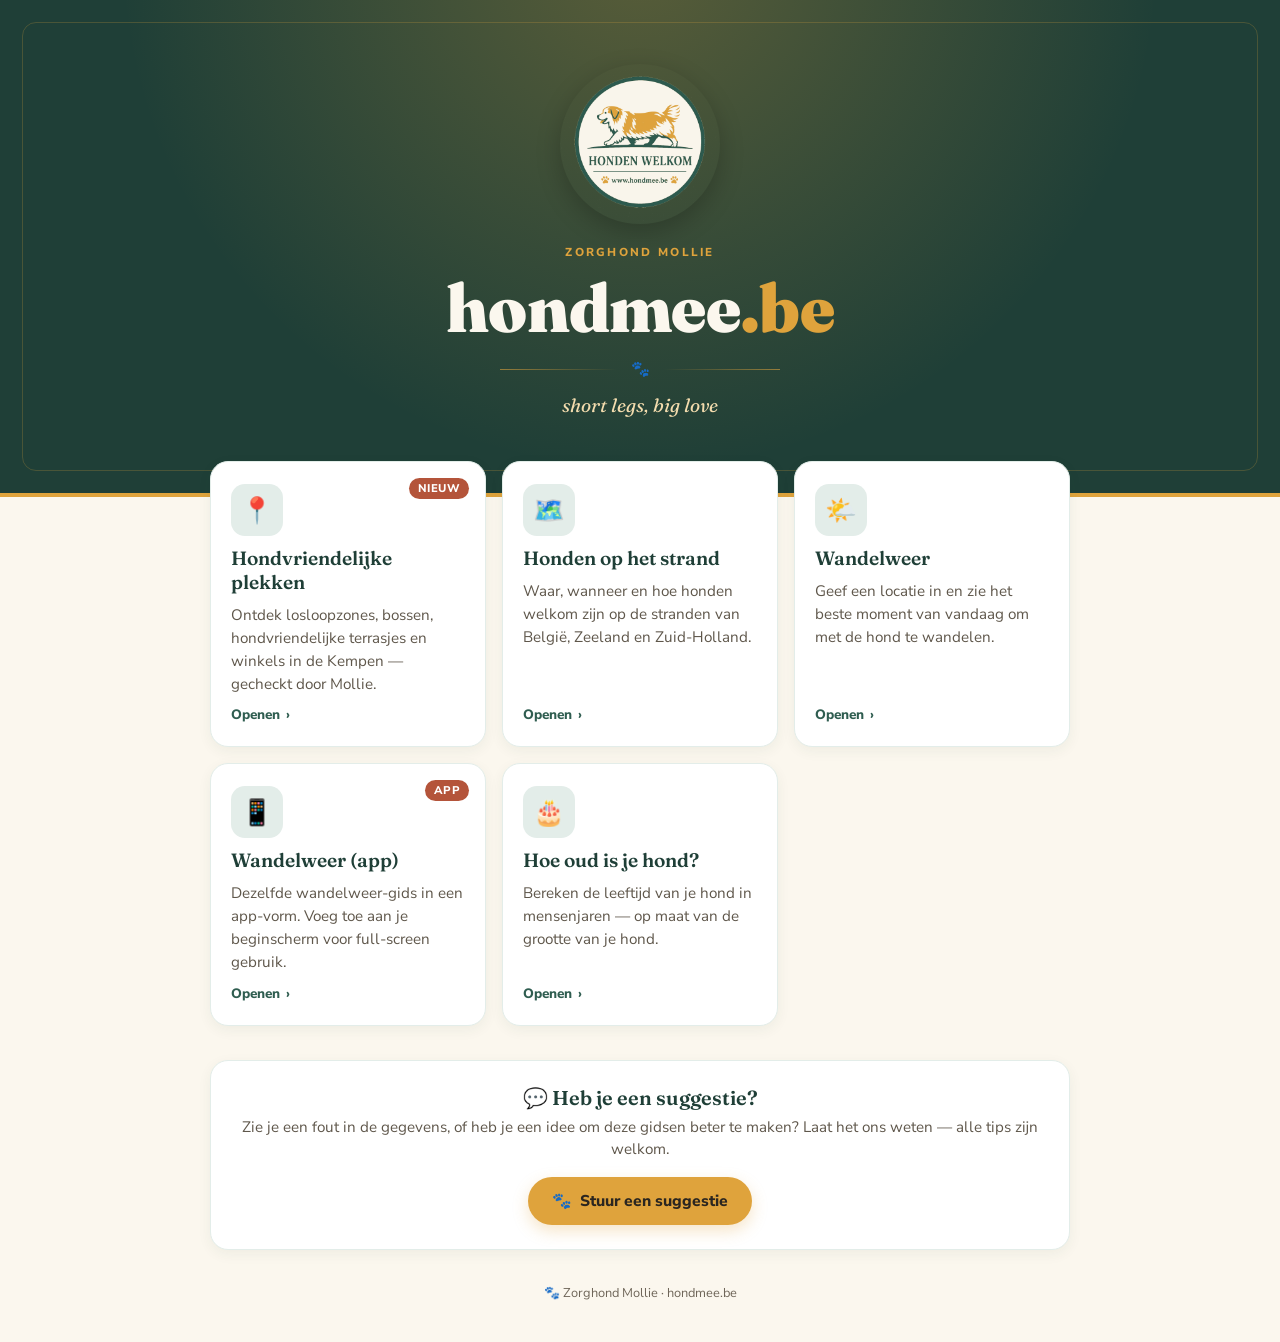
<file: index.html>
<!DOCTYPE html>
<html lang="nl">
<head>
<meta charset="UTF-8">
<meta name="viewport" content="width=device-width, initial-scale=1.0">
<title>Zorghond Mollie — Gidsen &amp; tools</title>
<meta name="description" content="Praktische gidsen en tools voor hondenbaasjes: hondvriendelijke plekken in de Kempen, honden op het strand, het beste wandelweer van vandaag en de leeftijd van je hond in mensenjaren.">
<meta name="theme-color" content="#1F3F37">

<!-- Deelvoorbeeld op WhatsApp, Facebook, X ... -->
<meta property="og:type" content="website">
<meta property="og:site_name" content="hondmee.be">
<meta property="og:locale" content="nl_BE">
<meta property="og:url" content="https://hondmee.be/">
<meta property="og:title" content="Zorghond Mollie — Gidsen &amp; tools">
<meta property="og:description" content="Praktische gidsen en tools voor hondenbaasjes: hondvriendelijke plekken, stranden, wandelweer en de leeftijd van je hond.">
<meta property="og:image" content="https://hondmee.be/logo-hondmee.png">
<meta property="og:image:alt" content="Logo van hondmee.be: honden welkom">
<meta name="twitter:card" content="summary">

<link rel="icon" href="/favicon.svg" type="image/svg+xml">
<link rel="icon" href="/favicon.ico" sizes="any">
<link rel="apple-touch-icon" href="/favicon-180.png">
<link rel="preconnect" href="https://fonts.googleapis.com">
<link rel="preconnect" href="https://fonts.gstatic.com" crossorigin>
<link href="https://fonts.googleapis.com/css2?family=Fraunces:opsz,wght@9..144,400;9..144,600;9..144,700;9..144,900&family=Nunito+Sans:wght@400;600;700;800&display=swap" rel="stylesheet">
<link rel="stylesheet" href="site.css">
<style>
  a{text-decoration:none;color:inherit;}

  /* ---- Masthead ---- */
  header{
    background:var(--diepgroen);color:var(--papier);text-align:center;
    padding:64px 24px 76px;position:relative;overflow:hidden;
    border-bottom:4px solid var(--mollie-goud);
  }
  /* zachte gouden gloed bovenin */
  header::before{content:"";position:absolute;inset:0;
    background:radial-gradient(circle at 50% -10%, rgba(223,163,60,0.30), transparent 62%);}
  /* subtiele hoeklijnen als kader (stempel-gevoel) */
  header::after{content:"";position:absolute;left:22px;right:22px;top:22px;bottom:22px;
    border:1px solid rgba(223,163,60,0.22);border-radius:14px;pointer-events:none;}
  header .inner{position:relative;z-index:1;}

  /* het echte logo (ronde badge) */
  .logo{
    width:160px;height:160px;border-radius:50%;margin:0 auto 20px;display:block;
    box-shadow:0 8px 24px rgba(0,0,0,0.22);
  }
  header .brand{font-size:0.72rem;letter-spacing:.20em;text-transform:uppercase;color:var(--mollie-goud);font-weight:800;margin-bottom:14px;}

  /* het woordmerk — dit is de h1 van de pagina */
  .wordmark{
    font-family:'Fraunces',serif;font-weight:900;color:var(--papier);
    font-size:clamp(2.6rem, 9vw, 4.2rem);line-height:1;letter-spacing:-0.01em;
  }
  .wordmark .dot{color:var(--mollie-goud);}

  /* scheidingslijn met pootje */
  .rule{display:flex;align-items:center;justify-content:center;gap:14px;margin:18px auto 0;max-width:280px;}
  .rule .line{flex:1;height:1px;background:linear-gradient(to right, transparent, rgba(223,163,60,0.6));}
  .rule .line.left{background:linear-gradient(to left, transparent, rgba(223,163,60,0.6));}
  .rule .paw{color:var(--mollie-goud);font-size:0.95rem;flex:0 0 auto;}

  header .tagline{color:var(--zacht-goud);font-style:italic;font-family:'Fraunces',serif;font-size:clamp(1rem,3.5vw,1.2rem);margin-top:14px;}

  /* ---- Grid ---- */
  .wrap{max-width:900px;margin:0 auto;padding:0 20px;}
  .grid{
    display:grid;grid-template-columns:repeat(auto-fill,minmax(250px,1fr));gap:16px;
    margin-top:-36px;position:relative;z-index:2;padding-bottom:8px;
  }
  .tile{
    background:#fff;border:1px solid var(--zachtgroen);border-radius:18px;padding:22px 20px;
    display:flex;flex-direction:column;gap:10px;position:relative;
    transition:transform .16s ease, box-shadow .16s ease, border-color .16s ease;
    box-shadow:0 4px 14px rgba(31,63,55,0.06);
  }
  .tile:hover{transform:translateY(-3px);box-shadow:0 12px 26px rgba(31,63,55,0.13);border-color:var(--mollie-goud);}
  .tile:active{transform:translateY(-1px);}
  .tile:focus-visible{outline:2px solid var(--mollie-goud);outline-offset:3px;}
  .tile .icon{
    width:52px;height:52px;border-radius:14px;display:flex;align-items:center;justify-content:center;
    font-size:1.6rem;background:var(--zachtgroen);
  }
  .tile h3{font-size:1.2rem;}
  .tile p{font-size:0.95rem;line-height:1.5;color:#5f574b;flex:1;}
  .tile .go{display:flex;align-items:center;gap:6px;font-weight:800;font-size:0.85rem;color:var(--bosgroen);}
  .tile .go .arrow{transition:transform .16s ease;}
  .tile:hover .go .arrow{transform:translateX(4px);}
  .badge{
    position:absolute;top:16px;right:16px;font-size:0.7rem;font-weight:800;letter-spacing:.04em;
    text-transform:uppercase;padding:3px 9px;border-radius:999px;background:var(--stempelrood);color:#fff;
  }

  footer{text-align:center;padding:34px 20px 40px;font-size:0.8rem;color:#6f6659;}
  footer .paw{color:var(--mollie-goud);}

  @media (max-width:520px){
    header{padding:44px 20px 56px;}
    .grid{grid-template-columns:1fr;}
  }
  /* ---- Suggestie-knop ---- */
  .suggest{
    max-width:900px;margin:26px auto 0;padding:0 20px;text-align:center;
  }
  .suggest .card{
    background:#fff;border:1px solid var(--zachtgroen);border-radius:18px;
    padding:24px 22px;box-shadow:0 4px 14px rgba(31,63,55,0.06);
  }
  .suggest h2{font-size:1.25rem;margin-bottom:6px;}
  .suggest p{font-size:0.95rem;color:#5f574b;line-height:1.5;margin-bottom:16px;}
  .suggest .btn{
    display:inline-flex;align-items:center;gap:8px;
    background:var(--mollie-goud);color:var(--inkt);text-decoration:none;
    font-weight:800;font-size:0.98rem;padding:13px 24px;border-radius:999px;
    box-shadow:0 6px 16px rgba(223,163,60,0.28);transition:transform .15s ease, background .15s ease;
  }
  .suggest .btn:hover{background:#c98f2c;transform:translateY(-2px);}
  .suggest .btn:focus-visible{outline:2px solid var(--diepgroen);outline-offset:3px;}
</style>
</head>
<body>

<header>
  <div class="inner">
    <img class="logo" src="logo-hondmee.png" alt="Honden welkom — hondmee.be" width="160" height="160">
    <div class="brand">Zorghond Mollie</div>
    <h1 class="wordmark">hondmee<span class="dot">.be</span></h1>
    <div class="rule" aria-hidden="true"><span class="line left"></span><span class="paw">🐾</span><span class="line"></span></div>
    <p class="tagline">short legs, big love</p>
  </div>
</header>

<main>
  <!-- ===================================================================
       HIER PAS JE DE LINKS AAN
       ---------------------------------------------------------------------
       Elke tegel is één <a class="tile"> ... </a>-blok hieronder.
       Voeg een link toe door een volledig blok te kopiëren en aan te passen:

         <div class="icon">      het icoontje (elk emoji mag)
         <h3>                    de naam van de pagina
         <p>                     korte omschrijving
         href="..."              link naar de pagina
         <span class="badge">    (optioneel) klein labeltje, bv. "Nieuw"
                                 — laat de hele regel weg voor geen badge

       Externe links (beginnend met https) krijgen er
       target="_blank" rel="noopener" bij; interne links niet.
       =================================================================== -->
  <div class="wrap">
    <h2 class="sr-only">Gidsen &amp; tools</h2>
    <div class="grid">

      <a class="tile" href="hondvriendelijke-plekken.html">
        <span class="badge">Nieuw</span>
        <div class="icon" aria-hidden="true">📍</div>
        <h3>Hondvriendelijke plekken</h3>
        <p>Ontdek losloopzones, bossen, hondvriendelijke terrasjes en winkels in de Kempen — gecheckt door Mollie.</p>
        <div class="go">Openen <span class="arrow" aria-hidden="true">›</span></div>
      </a>

      <a class="tile" href="honden-stranden.html">
        <div class="icon" aria-hidden="true">🗺️</div>
        <h3>Honden op het strand</h3>
        <p>Waar, wanneer en hoe honden welkom zijn op de stranden van België, Zeeland en Zuid-Holland.</p>
        <div class="go">Openen <span class="arrow" aria-hidden="true">›</span></div>
      </a>

      <a class="tile" href="wandelweer.html">
        <div class="icon" aria-hidden="true">🌤️</div>
        <h3>Wandelweer</h3>
        <p>Geef een locatie in en zie het beste moment van vandaag om met de hond te wandelen.</p>
        <div class="go">Openen <span class="arrow" aria-hidden="true">›</span></div>
      </a>

      <a class="tile" href="wandelweer-app.html">
        <span class="badge">App</span>
        <div class="icon" aria-hidden="true">📱</div>
        <h3>Wandelweer (app)</h3>
        <p>Dezelfde wandelweer-gids in een app-vorm. Voeg toe aan je beginscherm voor full-screen gebruik.</p>
        <div class="go">Openen <span class="arrow" aria-hidden="true">›</span></div>
      </a>

      <a class="tile" href="hondenleeftijd.html">
        <div class="icon" aria-hidden="true">🎂</div>
        <h3>Hoe oud is je hond?</h3>
        <p>Bereken de leeftijd van je hond in mensenjaren — op maat van de grootte van je hond.</p>
        <div class="go">Openen <span class="arrow" aria-hidden="true">›</span></div>
      </a>

      <!-- --- Kopieer dit blok voor een nieuwe link ---
      <a class="tile" href="jouw-pagina.html">
        <span class="badge">Nieuw</span>
        <div class="icon" aria-hidden="true">🐕</div>
        <h3>Titel van je pagina</h3>
        <p>Korte omschrijving die op de kaart verschijnt.</p>
        <div class="go">Openen <span class="arrow" aria-hidden="true">›</span></div>
      </a>
      ------------------------------------------------ -->

    </div>
  </div>

  <!-- ===================================================================
       SUGGESTIE-KNOP
       De link opent een nieuwe "issue" op github.com/nartex81/hond
       met een kant-en-klaar sjabloon. Andere repo? Pas de naam in de
       href hieronder aan.
       =================================================================== -->
  <div class="suggest">
    <div class="card">
      <h2><span aria-hidden="true">💬</span> Heb je een suggestie?</h2>
      <p>Zie je een fout in de gegevens, of heb je een idee om deze gidsen beter te maken? Laat het ons weten — alle tips zijn welkom.</p>
      <a class="btn"
         href="https://github.com/nartex81/hond/issues/new?title=Suggestie%20voor%20de%20hondengids&body=Wat%20wil%20je%20aanvullen%20of%20verbeteren%3F%0A%0A(Beschrijf%20hier%20je%20suggestie%20of%20de%20fout%20die%20je%20zag.)"
         target="_blank" rel="noopener">
        <span aria-hidden="true">🐾</span> Stuur een suggestie
      </a>
    </div>
  </div>
</main>

<footer><span class="paw" aria-hidden="true">🐾</span> Zorghond Mollie · hondmee.be</footer>

</body>
</html>
</file>
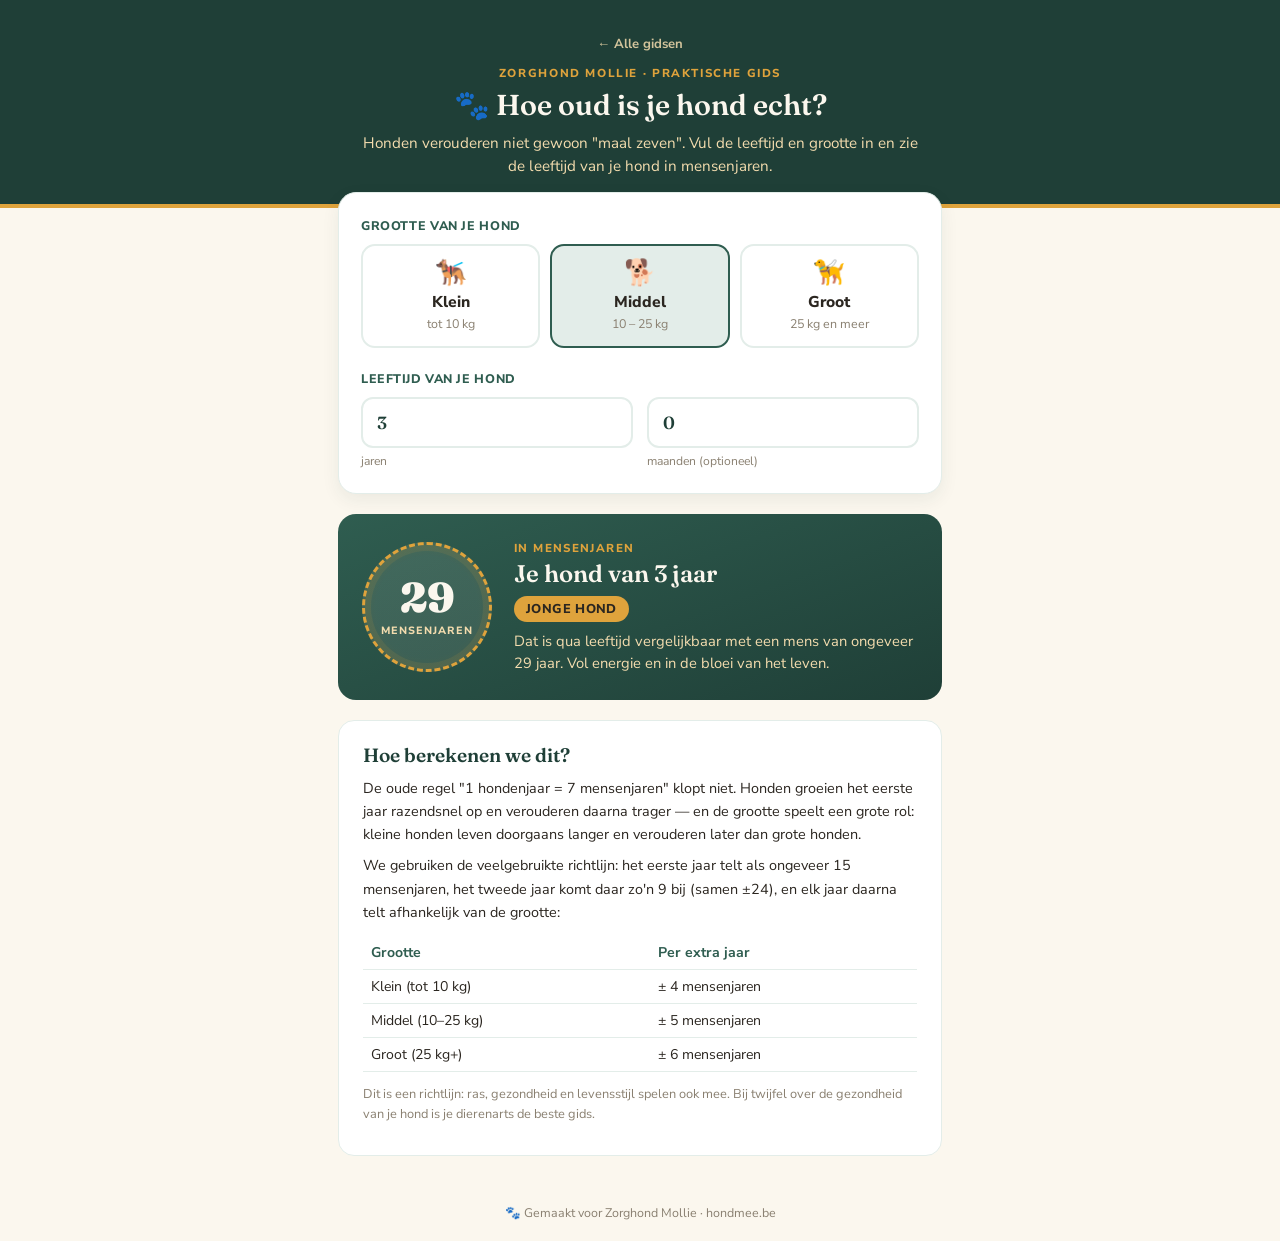
<file: hondenleeftijd.html>
<!DOCTYPE html>
<html lang="nl">
<head>
<meta charset="UTF-8">
<meta name="viewport" content="width=device-width, initial-scale=1.0">
<title>Hondenleeftijd-calculator — Zorghond Mollie</title>
<meta name="theme-color" content="#1F3F37">
<link rel="icon" href="/favicon.svg" type="image/svg+xml">
<link rel="icon" href="/favicon.ico" sizes="any">
<link rel="apple-touch-icon" href="/favicon-180.png">
<link rel="preconnect" href="https://fonts.googleapis.com">
<link href="https://fonts.googleapis.com/css2?family=Fraunces:opsz,wght@9..144,400;9..144,600;9..144,900&family=Nunito+Sans:wght@400;600;700;800&display=swap" rel="stylesheet">
<link rel="stylesheet" href="site.css">
<style>

  header{
    background:var(--diepgroen);color:var(--zacht-goud);text-align:center;
    padding:32px 24px 26px;border-bottom:4px solid var(--mollie-goud);
  }
  header .eyebrow{font-size:0.72rem;letter-spacing:.14em;text-transform:uppercase;color:var(--mollie-goud);font-weight:800;margin-bottom:6px;}
  header h1{color:var(--papier);font-size:1.8rem;}
  header p{max-width:560px;margin:10px auto 0;color:var(--zacht-goud);font-size:0.95rem;line-height:1.5;}
  .size-btn:focus-visible{outline:3px solid var(--mollie-goud);outline-offset:2px;}

  .wrap{max-width:640px;margin:0 auto;padding:0 18px;}

  .card{
    background:#fff;border:1px solid var(--zachtgroen);border-radius:18px;
    padding:24px 22px;box-shadow:0 6px 18px rgba(31,63,55,0.07);
    margin:-16px auto 20px;position:relative;z-index:2;
  }
  .label{font-size:0.78rem;font-weight:800;color:var(--bosgroen);text-transform:uppercase;letter-spacing:.05em;margin-bottom:10px;display:block;}

  .sizes{display:flex;gap:10px;flex-wrap:wrap;margin-bottom:22px;}
  .size-btn{
    flex:1;min-width:120px;border:2px solid var(--zachtgroen);background:#fff;border-radius:14px;
    padding:14px 12px;cursor:pointer;text-align:center;transition:all .15s ease;font-family:'Nunito Sans',sans-serif;
  }
  .size-btn .em{font-size:1.6rem;line-height:1;}
  .size-btn .nm{font-weight:800;color:var(--inkt);margin-top:6px;font-size:0.98rem;}
  .size-btn .kg{font-size:0.78rem;color:#8a8071;margin-top:2px;}
  .size-btn:hover{border-color:var(--midgroen);}
  .size-btn.active{border-color:var(--bosgroen);background:var(--zachtgroen);}

  .age-row{display:flex;gap:14px;flex-wrap:wrap;}
  .age-field{flex:1;min-width:120px;}
  .age-field input{
    width:100%;border:2px solid var(--zachtgroen);border-radius:12px;padding:13px 14px;
    font-size:1.1rem;font-family:'Fraunces',serif;font-weight:600;color:var(--diepgroen);background:#fff;
  }
  .age-field input:focus{outline:3px solid var(--zacht-goud);border-color:var(--mollie-goud);}
  .age-field .sub{font-size:0.76rem;color:#8a8071;margin-top:5px;}

  /* Resultaat */
  .result{
    background:linear-gradient(160deg,var(--bosgroen),var(--diepgroen));color:var(--papier);
    border-radius:18px;padding:26px 24px;margin-bottom:20px;display:flex;gap:22px;align-items:center;flex-wrap:wrap;
  }
  .stamp{
    flex:0 0 auto;width:130px;height:130px;border-radius:50%;
    border:3px dashed var(--mollie-goud);display:flex;flex-direction:column;align-items:center;justify-content:center;
    background:radial-gradient(circle,rgba(251,247,238,0.10) 58%,rgba(223,163,60,0.20) 100%);
    box-shadow:inset 0 0 0 6px rgba(223,163,60,0.10);text-align:center;
  }
  .stamp .num{font-family:'Fraunces',serif;font-weight:900;font-size:2.6rem;line-height:1;color:var(--papier);}
  .stamp .unit{font-size:0.66rem;letter-spacing:.1em;text-transform:uppercase;color:var(--zacht-goud);font-weight:800;margin-top:4px;}
  .result-body{flex:1;min-width:200px;}
  .result-body .kicker{font-size:0.72rem;letter-spacing:.12em;text-transform:uppercase;color:var(--mollie-goud);font-weight:800;}
  .result-body h2{color:var(--papier);font-size:1.5rem;margin:3px 0 8px;}
  .result-body .stage{display:inline-block;background:var(--mollie-goud);color:var(--inkt);font-weight:800;font-size:0.8rem;
    text-transform:uppercase;letter-spacing:.03em;padding:4px 12px;border-radius:999px;margin-bottom:8px;}
  .result-body p{color:var(--zacht-goud);font-size:0.92rem;line-height:1.5;}

  .about{background:#fff;border:1px solid var(--zachtgroen);border-radius:16px;padding:22px 24px;margin-bottom:28px;}
  .about h2{font-size:1.2rem;margin-bottom:10px;}
  .about p{font-size:0.9rem;line-height:1.6;margin-bottom:8px;}
  .about table{width:100%;border-collapse:collapse;margin:12px 0;font-size:0.88rem;}
  .about th,.about td{text-align:left;padding:7px 8px;border-bottom:1px solid var(--zachtgroen);}
  .about th{color:var(--bosgroen);}
  .about .src{color:#8a8071;font-size:0.8rem;margin-top:6px;}

  footer{text-align:center;padding:20px;font-size:0.78rem;color:#8a8071;}
  @media (max-width:520px){header h1{font-size:1.5rem;} .stamp{width:112px;height:112px;} .stamp .num{font-size:2.2rem;}}
</style>
</head>
<body>

<header>
  <a class="homelink" href="index.html">← Alle gidsen</a>
  <div class="eyebrow">Zorghond Mollie · praktische gids</div>
  <h1><span aria-hidden="true">🐾</span> Hoe oud is je hond echt?</h1>
  <p>Honden verouderen niet gewoon "maal zeven". Vul de leeftijd en grootte in en zie de leeftijd van je hond in mensenjaren.</p>
</header>

<div class="wrap">

  <div class="card">
    <span class="label">Grootte van je hond</span>
    <div class="sizes" id="sizes">
      <button class="size-btn" data-size="klein"><div class="em">🐕‍🦺</div><div class="nm">Klein</div><div class="kg">tot 10 kg</div></button>
      <button class="size-btn active" data-size="middel"><div class="em">🐕</div><div class="nm">Middel</div><div class="kg">10 – 25 kg</div></button>
      <button class="size-btn" data-size="groot"><div class="em">🦮</div><div class="nm">Groot</div><div class="kg">25 kg en meer</div></button>
    </div>

    <span class="label">Leeftijd van je hond</span>
    <div class="age-row">
      <div class="age-field">
        <input type="number" id="years" min="0" max="30" step="1" value="3" inputmode="numeric">
        <div class="sub">jaren</div>
      </div>
      <div class="age-field">
        <input type="number" id="months" min="0" max="11" step="1" value="0" inputmode="numeric">
        <div class="sub">maanden (optioneel)</div>
      </div>
    </div>
  </div>

  <div class="result">
    <div class="stamp">
      <span class="num" id="humanAge">–</span>
      <span class="unit">mensenjaren</span>
    </div>
    <div class="result-body">
      <div class="kicker">In mensenjaren</div>
      <h2 id="humanHeadline">–</h2>
      <span class="stage" id="stage">–</span>
      <p id="explain">–</p>
    </div>
  </div>

  <div class="about">
    <h2>Hoe berekenen we dit?</h2>
    <p>De oude regel "1 hondenjaar = 7 mensenjaren" klopt niet. Honden groeien het eerste jaar razendsnel op en verouderen daarna trager — en de grootte speelt een grote rol: kleine honden leven doorgaans langer en verouderen later dan grote honden.</p>
    <p>We gebruiken de veelgebruikte richtlijn: het eerste jaar telt als ongeveer 15 mensenjaren, het tweede jaar komt daar zo'n 9 bij (samen ±24), en elk jaar daarna telt afhankelijk van de grootte:</p>
    <table>
      <tr><th>Grootte</th><th>Per extra jaar</th></tr>
      <tr><td>Klein (tot 10 kg)</td><td>± 4 mensenjaren</td></tr>
      <tr><td>Middel (10–25 kg)</td><td>± 5 mensenjaren</td></tr>
      <tr><td>Groot (25 kg+)</td><td>± 6 mensenjaren</td></tr>
    </table>
    <p class="src">Dit is een richtlijn: ras, gezondheid en levensstijl spelen ook mee. Bij twijfel over de gezondheid van je hond is je dierenarts de beste gids.</p>
  </div>

</div>

<footer><span aria-hidden="true">🐾</span> Gemaakt voor Zorghond Mollie · hondmee.be</footer>

<script>
const perYear = {klein:4, middel:5, groot:6};
let size = "middel";

function humanAge(years, sz){
  if(years <= 0) return 0;
  if(years <= 1) return years * 15;
  if(years <= 2) return 15 + (years - 1) * 9;
  return 24 + (years - 2) * perYear[sz];
}

function stageFor(h){
  if(h < 15)  return ["Pup", "Nog volop aan het groeien en ontdekken — een echte kleuter."];
  if(h < 30)  return ["Jonge hond", "Vol energie en in de bloei van het leven."];
  if(h < 48)  return ["Volwassen", "Op zijn/haar sterkst: rustig, stabiel en in balans."];
  if(h < 63)  return ["Oudere hond", "Wat rustiger aan. Een goed moment voor extra aandacht en comfort."];
  return ["Senior", "Een wijze, gerijpte hond. Geniet van de rustige momenten samen."];
}

function update(){
  const y = parseFloat(document.getElementById('years').value) || 0;
  const m = parseFloat(document.getElementById('months').value) || 0;
  const total = y + (m / 12);
  const h = Math.round(humanAge(total, size));

  document.getElementById('humanAge').textContent = h > 0 ? h : "–";

  const ageText = m > 0 ? `${y} jaar en ${m} ${m===1?'maand':'maanden'}` : `${y} ${y===1?'jaar':'jaar'}`;
  document.getElementById('humanHeadline').textContent =
    total > 0 ? `Je hond van ${ageText}` : "Vul een leeftijd in";

  const [stage, note] = stageFor(h);
  document.getElementById('stage').textContent = total > 0 ? stage : "–";
  document.getElementById('explain').textContent =
    total > 0 ? `Dat is qua leeftijd vergelijkbaar met een mens van ongeveer ${h} jaar. ${note}` : "";
}

document.querySelectorAll('.size-btn').forEach(btn => {
  btn.addEventListener('click', () => {
    document.querySelectorAll('.size-btn').forEach(b => b.classList.remove('active'));
    btn.classList.add('active');
    size = btn.dataset.size;
    update();
  });
});
document.getElementById('years').addEventListener('input', update);
document.getElementById('months').addEventListener('input', update);

update();
</script>
</body>
</html>
</file>
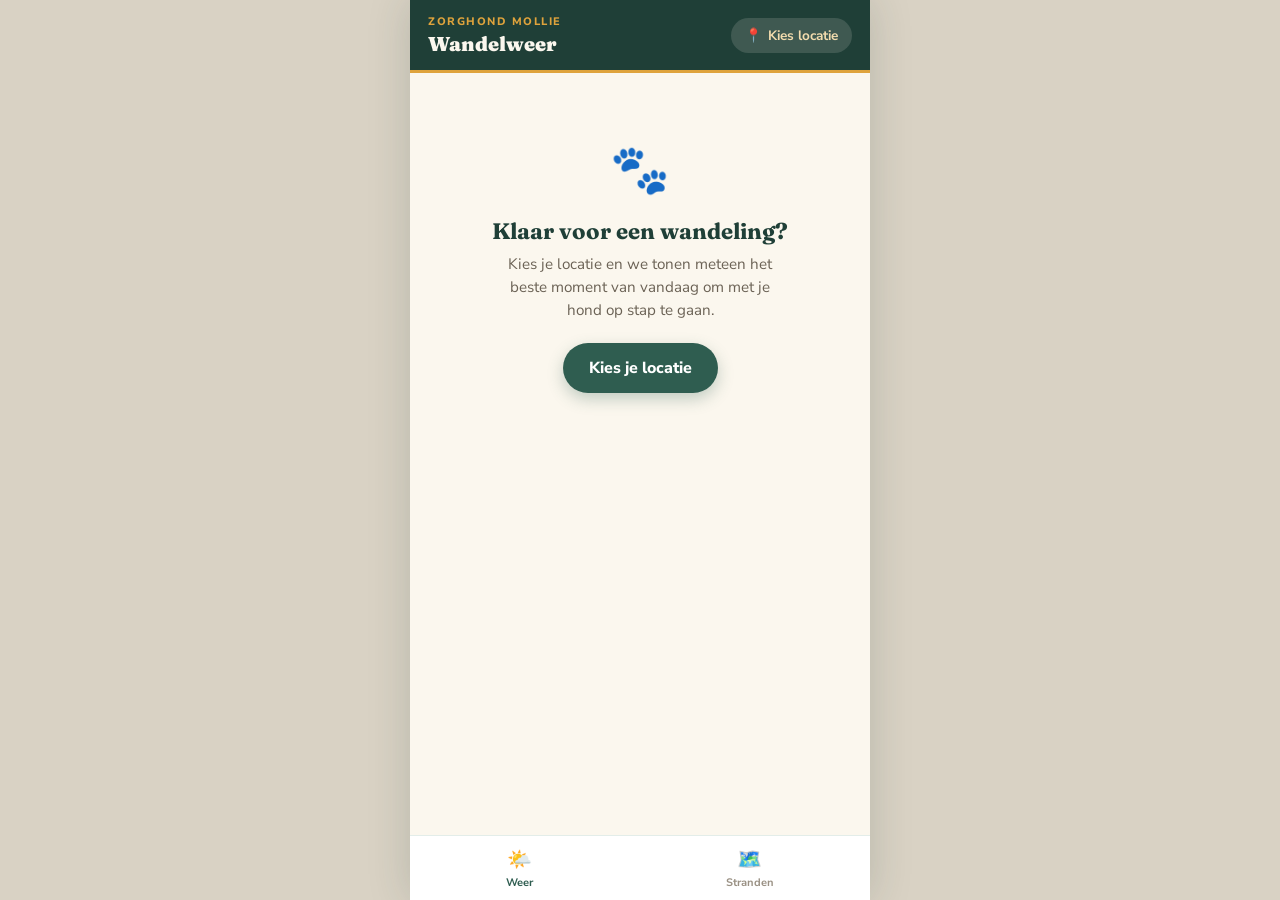
<file: wandelweer-app.html>
<!DOCTYPE html>
<html lang="nl">
<head>
<meta charset="UTF-8">
<meta name="viewport" content="width=device-width, initial-scale=1.0, viewport-fit=cover, maximum-scale=1.0, user-scalable=no">
<title>Wandelweer — Zorghond Mollie</title>

<!-- App / home-screen -->
<meta name="theme-color" content="#1F3F37">
<meta name="apple-mobile-web-app-capable" content="yes">
<meta name="mobile-web-app-capable" content="yes">
<meta name="apple-mobile-web-app-status-bar-style" content="black-translucent">
<meta name="apple-mobile-web-app-title" content="Wandelweer">
<link rel="apple-touch-icon" href="data:image/svg+xml,%3Csvg xmlns='http://www.w3.org/2000/svg' width='180' height='180'%3E%3Crect width='180' height='180' rx='40' fill='%231F3F37'/%3E%3Ctext x='50%25' y='54%25' font-size='96' text-anchor='middle' dominant-baseline='middle'%3E%F0%9F%90%BE%3C/text%3E%3C/svg%3E">

<link rel="preconnect" href="https://fonts.googleapis.com">
<link href="https://fonts.googleapis.com/css2?family=Fraunces:opsz,wght@9..144,400;9..144,500;9..144,600;9..144,900&family=Nunito+Sans:wght@400;600;700;800&display=swap" rel="stylesheet">
<style>
  :root{
    --bosgroen:#2F5D50; --diepgroen:#1F3F37; --mollie-goud:#DFA33C;
    --zacht-goud:#F3DCAE; --papier:#FBF7EE; --inkt:#2B2620;
    --stempelrood:#B4543A; --zachtgroen:#E3EDE9; --midgroen:#6DA08C; --dieprood:#8E3A28;
    --safe-top:env(safe-area-inset-top,0px);
    --safe-bottom:env(safe-area-inset-bottom,0px);
  }
  *{box-sizing:border-box;-webkit-tap-highlight-color:transparent;}
  html,body{margin:0;padding:0;font-family:'Nunito Sans',sans-serif;color:var(--inkt);
    background:#d9d2c4;overscroll-behavior-y:none;}
  h1,h2,h3{font-family:'Fraunces',serif;margin:0;color:var(--diepgroen);}
  button{font-family:'Nunito Sans',sans-serif;cursor:pointer;border:none;background:none;}

  /* ---- App shell ---- */
  .app{
    max-width:460px;margin:0 auto;min-height:100vh;min-height:100dvh;
    background:var(--papier);position:relative;display:flex;flex-direction:column;
    box-shadow:0 0 40px rgba(31,63,55,0.18);overflow:hidden;
  }
  @media(min-width:480px){
    body{padding:0;}
    .app{margin-top:0;min-height:100dvh;border-radius:0;}
  }

  /* ---- App bar ---- */
  .appbar{
    background:var(--diepgroen);color:var(--papier);
    padding:calc(var(--safe-top) + 14px) 18px 14px;
    position:sticky;top:0;z-index:30;
    border-bottom:3px solid var(--mollie-goud);
  }
  .appbar-top{display:flex;align-items:center;justify-content:space-between;}
  .appbar-brand{font-size:0.68rem;letter-spacing:.14em;text-transform:uppercase;color:var(--mollie-goud);font-weight:800;}
  .appbar h1{color:var(--papier);font-size:1.25rem;font-weight:900;margin-top:2px;}
  .loc-pill{
    display:flex;align-items:center;gap:6px;background:rgba(251,247,238,0.14);
    color:var(--zacht-goud);border-radius:999px;padding:8px 14px;font-weight:700;font-size:0.85rem;
    max-width:170px;
  }
  .loc-pill span{white-space:nowrap;overflow:hidden;text-overflow:ellipsis;}

  /* ---- Scroll area ---- */
  .scroll{flex:1;overflow-y:auto;-webkit-overflow-scrolling:touch;padding:16px 16px calc(84px + var(--safe-bottom));}

  /* ---- Empty / prompt state ---- */
  .prompt{text-align:center;padding:48px 20px;}
  .prompt .big-emoji{font-size:3rem;}
  .prompt h2{font-size:1.4rem;margin:14px 0 8px;}
  .prompt p{color:#6b6255;font-size:0.95rem;line-height:1.5;margin:0 auto 22px;max-width:280px;}
  .btn-primary{
    background:var(--bosgroen);color:#fff;border-radius:999px;padding:14px 26px;
    font-weight:800;font-size:1rem;box-shadow:0 6px 16px rgba(47,93,80,0.28);
  }
  .btn-primary:active{transform:scale(0.97);}

  .status-msg{text-align:center;color:#6b6255;font-size:0.9rem;padding:8px 0;min-height:1em;}
  .status-msg.error{color:var(--stempelrood);font-weight:700;}

  /* ---- Hero (huidig weer) ---- */
  .hero{
    background:linear-gradient(160deg,var(--bosgroen),var(--diepgroen));
    color:var(--papier);border-radius:22px;padding:22px 22px 20px;margin-bottom:16px;
    position:relative;overflow:hidden;
  }
  .hero::after{content:"";position:absolute;right:-30px;top:-30px;width:150px;height:150px;
    background:radial-gradient(circle,rgba(223,163,60,0.22),transparent 70%);}
  .hero .place{font-weight:700;font-size:0.9rem;color:var(--zacht-goud);display:flex;align-items:center;gap:6px;}
  .hero .main{display:flex;align-items:center;gap:10px;margin:6px 0 4px;}
  .hero .main .emoji{font-size:3.2rem;line-height:1;}
  .hero .main .temp{font-family:'Fraunces',serif;font-weight:900;font-size:3.4rem;line-height:1;}
  .hero .desc{font-size:1rem;color:var(--papier);font-weight:700;}
  .hero .sub{display:flex;gap:16px;margin-top:12px;font-size:0.82rem;color:var(--zacht-goud);}
  .hero .sub b{color:var(--papier);font-weight:800;}

  /* ---- Beste moment card (stamp signature) ---- */
  .best{
    background:#fff;border:1px solid var(--zachtgroen);border-radius:22px;
    padding:18px;margin-bottom:16px;display:flex;gap:16px;align-items:center;
  }
  .stamp{
    flex:0 0 auto;width:104px;height:104px;border-radius:50%;
    border:3px dashed var(--mollie-goud);display:flex;flex-direction:column;
    align-items:center;justify-content:center;text-align:center;
    background:radial-gradient(circle at center,#fff 58%,var(--zacht-goud) 100%);
    box-shadow:inset 0 0 0 5px rgba(223,163,60,0.12);
  }
  .stamp .paw{font-size:1rem;}
  .stamp .time{font-family:'Fraunces',serif;font-weight:900;font-size:1.55rem;color:var(--diepgroen);line-height:1;}
  .stamp .label{font-size:0.55rem;letter-spacing:.1em;text-transform:uppercase;color:var(--stempelrood);font-weight:800;margin-top:3px;}
  .best-body{flex:1;min-width:0;}
  .best-body .kicker{font-size:0.66rem;letter-spacing:.12em;text-transform:uppercase;color:var(--mollie-goud);font-weight:800;}
  .best-body h3{font-size:1.1rem;margin:2px 0 6px;}
  .best-body .verdict{display:inline-block;font-weight:800;font-size:0.72rem;text-transform:uppercase;
    letter-spacing:.03em;padding:3px 10px;border-radius:999px;color:#fff;margin-bottom:6px;}
  .best-body p{font-size:0.85rem;line-height:1.45;margin:0;color:var(--inkt);}

  /* ---- Section ---- */
  .sec-title{font-size:0.72rem;letter-spacing:.1em;text-transform:uppercase;color:var(--bosgroen);
    font-weight:800;margin:0 0 10px 4px;}

  /* ---- Hourly ribbon ---- */
  .ribbon-scroll{overflow-x:auto;-webkit-overflow-scrolling:touch;margin:0 -16px 16px;padding:0 16px;}
  .ribbon{display:flex;gap:9px;min-width:min-content;}
  .hour{flex:0 0 auto;width:64px;border-radius:16px;padding:11px 6px 9px;text-align:center;
    background:#fff;border:1px solid var(--zachtgroen);}
  .hour.is-best{border:2px solid var(--mollie-goud);box-shadow:0 4px 12px rgba(223,163,60,0.3);}
  .hour .hr{font-weight:800;font-size:0.8rem;}
  .hour .emoji{font-size:1.35rem;margin:4px 0;}
  .hour .temp{font-family:'Fraunces',serif;font-weight:600;font-size:0.95rem;color:var(--diepgroen);}
  .hour .bar{height:6px;border-radius:999px;margin-top:8px;background:var(--zachtgroen);overflow:hidden;}
  .hour .bar span{display:block;height:100%;border-radius:999px;}

  .legend{display:flex;flex-wrap:wrap;gap:10px 14px;margin:0 0 18px 4px;font-size:0.78rem;}
  .legend-item{display:flex;align-items:center;gap:6px;}
  .swatch{width:12px;height:12px;border-radius:4px;display:inline-block;}

  /* ---- Tips card ---- */
  .tips{background:var(--zachtgroen);border-radius:18px;padding:16px 18px;margin-bottom:8px;}
  .tips h3{font-size:1rem;margin-bottom:8px;}
  .tips ul{margin:0;padding-left:18px;font-size:0.85rem;line-height:1.55;}
  .tips .src{color:#6b6255;font-size:0.75rem;margin:8px 0 0;}

  /* ---- Bottom nav ---- */
  .bottomnav{
    position:absolute;bottom:0;left:0;right:0;z-index:30;
    background:#fff;border-top:1px solid var(--zachtgroen);
    padding:8px 0 calc(8px + var(--safe-bottom));
    display:flex;justify-content:space-around;
  }
  .navbtn{display:flex;flex-direction:column;align-items:center;gap:2px;color:#9a9184;font-weight:700;font-size:0.68rem;text-decoration:none;padding:2px 20px;}
  .navbtn .ico{font-size:1.25rem;}
  .navbtn.active{color:var(--bosgroen);}

  /* ---- Location bottom sheet ---- */
  .sheet-backdrop{
    position:fixed;inset:0;background:rgba(31,38,32,0.5);z-index:50;opacity:0;pointer-events:none;
    transition:opacity .25s ease;
  }
  .sheet-backdrop.open{opacity:1;pointer-events:auto;}
  .sheet{
    position:fixed;left:0;right:0;bottom:0;z-index:60;max-width:460px;margin:0 auto;
    background:var(--papier);border-radius:24px 24px 0 0;padding:10px 20px calc(24px + var(--safe-bottom));
    transform:translateY(110%);transition:transform .3s cubic-bezier(.2,.8,.2,1);
  }
  .sheet.open{transform:translateY(0);}
  .sheet .grip{width:44px;height:5px;border-radius:999px;background:#d8d0c0;margin:6px auto 16px;}
  .sheet h2{font-size:1.2rem;margin-bottom:14px;}
  .sheet input[type=text]{width:100%;border:2px solid var(--zachtgroen);border-radius:12px;
    padding:14px;font-size:1rem;font-family:'Nunito Sans',sans-serif;margin-bottom:12px;background:#fff;}
  .sheet input[type=text]:focus{outline:3px solid var(--zacht-goud);border-color:var(--mollie-goud);}
  .sheet-actions{display:flex;flex-direction:column;gap:10px;}
  .btn-block{width:100%;border-radius:12px;padding:14px;font-weight:800;font-size:1rem;text-align:center;}
  .btn-block.solid{background:var(--bosgroen);color:#fff;}
  .btn-block.ghost{background:#fff;color:var(--bosgroen);border:2px solid var(--bosgroen);}
  .btn-block:active{transform:scale(0.98);}

  .spinner{width:26px;height:26px;border:3px solid var(--zachtgroen);border-top-color:var(--bosgroen);
    border-radius:50%;animation:spin .8s linear infinite;margin:20px auto;}
  @keyframes spin{to{transform:rotate(360deg);}}
  @media (prefers-reduced-motion:reduce){*{transition:none !important;animation:none !important;}}
</style>
</head>
<body>

<div class="app">
  <div class="appbar">
    <div class="appbar-top">
      <div>
        <div class="appbar-brand">Zorghond Mollie</div>
        <h1>Wandelweer</h1>
      </div>
      <button class="loc-pill" id="locPill">📍 <span id="locPillText">Kies locatie</span></button>
    </div>
  </div>

  <div class="scroll" id="scroll">

    <!-- Prompt state -->
    <div class="prompt" id="promptState">
      <div class="big-emoji">🐾</div>
      <h2>Klaar voor een wandeling?</h2>
      <p>Kies je locatie en we tonen meteen het beste moment van vandaag om met je hond op stap te gaan.</p>
      <button class="btn-primary" id="promptBtn">Kies je locatie</button>
    </div>

    <div class="status-msg" id="statusMsg"></div>

    <!-- Results -->
    <div id="results" style="display:none;">
      <div class="hero" id="hero"></div>

      <p class="sec-title">Beste moment vandaag</p>
      <div class="best">
        <div class="stamp">
          <span class="paw">🐾</span>
          <span class="time" id="bestTime">–</span>
          <span class="label">beste uur</span>
        </div>
        <div class="best-body">
          <div class="kicker" id="bestKicker">Vandaag</div>
          <h3>Op pad om <span id="bestTimeInline">–</span></h3>
          <span class="verdict" id="bestVerdict">–</span>
          <p id="bestReason">–</p>
        </div>
      </div>

      <p class="sec-title">Per uur</p>
      <div class="ribbon-scroll"><div class="ribbon" id="ribbon"></div></div>

      <div class="legend">
        <div class="legend-item"><span class="swatch" style="background:#2F5D50"></span>Ideaal</div>
        <div class="legend-item"><span class="swatch" style="background:#6DA08C"></span>Prima</div>
        <div class="legend-item"><span class="swatch" style="background:#DFA33C"></span>Matig</div>
        <div class="legend-item"><span class="swatch" style="background:#B4543A"></span>Opletten</div>
        <div class="legend-item"><span class="swatch" style="background:#8E3A28"></span>Vermijden</div>
      </div>

      <div class="tips">
        <h3>Denk aan de pootjes</h3>
        <ul>
          <li>Bij warmte kan de stoep te heet zijn — leg je handrug 7 sec op het asfalt als test.</li>
          <li>Warm weer? Kort houden, schaduw kiezen en water meenemen.</li>
          <li>Pups, oudere en kortsnuitige honden hebben sneller last van hitte.</li>
        </ul>
        <p class="src">Weer via Open-Meteo · richtlijn, geen vervanging van je eigen inschatting.</p>
      </div>
    </div>

  </div>

  <nav class="bottomnav">
    <a class="navbtn active" href="#" aria-current="page"><span class="ico">🌤️</span>Weer</a>
    <a class="navbtn" href="index.html"><span class="ico">🗺️</span>Stranden</a>
  </nav>
</div>

<!-- Location sheet -->
<div class="sheet-backdrop" id="backdrop"></div>
<div class="sheet" id="sheet" role="dialog" aria-label="Locatie kiezen">
  <div class="grip"></div>
  <h2>Waar ga je wandelen?</h2>
  <input type="text" id="locInput" placeholder="Plaats, bv. Gierle, Knokke…" autocomplete="off" enterkeyhint="search">
  <div class="sheet-actions">
    <button class="btn-block solid" id="searchBtn">Zoek plaats</button>
    <button class="btn-block ghost" id="geoBtn">📍 Gebruik mijn locatie</button>
  </div>
</div>

<script>
const $ = id => document.getElementById(id);
const backdrop=$('backdrop'), sheet=$('sheet'), locInput=$('locInput');
const results=$('results'), promptState=$('promptState'), statusMsg=$('statusMsg');

/* ---- Sheet control ---- */
function openSheet(){ backdrop.classList.add('open'); sheet.classList.add('open'); setTimeout(()=>locInput.focus(),300); }
function closeSheet(){ backdrop.classList.remove('open'); sheet.classList.remove('open'); locInput.blur(); }
$('locPill').addEventListener('click',openSheet);
$('promptBtn').addEventListener('click',openSheet);
backdrop.addEventListener('click',closeSheet);

/* ---- Weather code → emoji + label ---- */
function weatherInfo(code,isDay){
  const m={0:["Helder",isDay?"☀️":"🌙"],1:["Overwegend helder",isDay?"🌤️":"🌙"],2:["Half bewolkt","⛅"],
  3:["Bewolkt","☁️"],45:["Mist","🌫️"],48:["Mist","🌫️"],51:["Motregen","🌦️"],53:["Motregen","🌦️"],
  55:["Motregen","🌦️"],56:["IJzel","🌧️"],57:["IJzel","🌧️"],61:["Lichte regen","🌧️"],63:["Regen","🌧️"],
  65:["Zware regen","🌧️"],66:["IJzel","🌧️"],67:["IJzel","🌧️"],71:["Lichte sneeuw","❄️"],73:["Sneeuw","❄️"],
  75:["Zware sneeuw","❄️"],77:["Sneeuwkorrels","❄️"],80:["Buien","🌦️"],81:["Buien","🌦️"],82:["Zware buien","⛈️"],
  85:["Sneeuwbuien","🌨️"],86:["Sneeuwbuien","🌨️"],95:["Onweer","⛈️"],96:["Onweer + hagel","⛈️"],99:["Onweer + hagel","⛈️"]};
  return m[code]||["Wisselend","🌥️"];
}

/* ---- Scoring ---- */
function scoreHour(h){
  let s=100; const at=h.apparent;
  if(at>30)s-=78;else if(at>28)s-=56;else if(at>25)s-=38;else if(at>22)s-=20;else if(at>19)s-=8;
  if(at<-8)s-=42;else if(at<-3)s-=24;else if(at<1)s-=12;else if(at<4)s-=5;
  if(h.precip>=3)s-=35;else if(h.precip>=1)s-=22;else if(h.precip>=0.3)s-=12;
  else if(h.precipProb>=60)s-=9;else if(h.precipProb>=40)s-=4;
  if(h.wind>=55)s-=26;else if(h.wind>=38)s-=15;else if(h.wind>=26)s-=6;
  if(h.uv>=8)s-=9;else if(h.uv>=6)s-=4;
  return Math.max(0,Math.min(100,Math.round(s)));
}
function category(s){
  if(s>=80)return{label:"Ideaal",color:"#2F5D50"};
  if(s>=60)return{label:"Prima",color:"#6DA08C"};
  if(s>=40)return{label:"Matig",color:"#DFA33C"};
  if(s>=20)return{label:"Opletten",color:"#B4543A"};
  return{label:"Vermijden",color:"#8E3A28"};
}
function reasonFor(h,s){
  const at=h.apparent;
  if(at>28)return"Te warm voor de meeste honden — risico op oververhitting en verbrande pootjes. Liever vroeg of laat, kort en met water.";
  if(at>25)return"Warm — het asfalt kan te heet zijn voor de pootjes. Houd het kort, kies schaduw en neem water mee.";
  if(h.precip>=1||h.precipProb>=60)return"Kans op stevige regen. Prima voor waterliefhebbers, minder voor de rest.";
  if(h.wind>=38)return"Stevige wind — voor kleine of kortharige honden minder aangenaam.";
  if(at<-3)return"Koud — voor kortharige of kleine honden eventueel een jasje, en let op strooizout.";
  if(at<1)return"Fris — houd het comfortabel, vooral voor gevoelige honden.";
  if(s>=80)return"Aangenaam wandelweer. Geniet ervan!";
  if(s>=60)return"Prima om te wandelen, weinig op- of aanmerkingen.";
  return"Redelijk wandelweer — houd rekening met de omstandigheden.";
}

/* ---- API ---- */
async function geocode(name){
  const r=await fetch(`https://geocoding-api.open-meteo.com/v1/search?name=${encodeURIComponent(name)}&count=1&language=nl&format=json`);
  if(!r.ok)throw new Error("Zoeken mislukt");
  const d=await r.json();
  if(!d.results||!d.results.length)throw new Error("Plaats niet gevonden");
  const x=d.results[0];
  return{lat:x.latitude,lng:x.longitude,name:[x.name,x.admin1].filter(Boolean).join(", ")};
}
async function getForecast(lat,lng,place){
  const url=`https://api.open-meteo.com/v1/forecast?latitude=${lat}&longitude=${lng}`
    +`&hourly=temperature_2m,apparent_temperature,precipitation,precipitation_probability,wind_speed_10m,uv_index,weather_code,is_day`
    +`&current=temperature_2m,apparent_temperature,weather_code,wind_speed_10m,is_day`
    +`&timezone=auto&forecast_days=1&wind_speed_unit=kmh`;
  const r=await fetch(url);
  if(!r.ok)throw new Error("Weer ophalen mislukt");
  render(await r.json(),place);
}

/* ---- Render ---- */
function render(data,place){
  const H=data.hourly, nowHour=data.current.time.slice(0,13);
  let start=H.time.findIndex(t=>t.slice(0,13)>=nowHour); if(start<0)start=0;
  const hours=[];
  for(let i=start;i<H.time.length;i++){
    const h={time:H.time[i],hourLabel:H.time[i].slice(11,16),temp:Math.round(H.temperature_2m[i]),
      apparent:H.apparent_temperature[i],precip:H.precipitation[i]??0,
      precipProb:H.precipitation_probability?(H.precipitation_probability[i]??0):0,
      wind:H.wind_speed_10m[i],uv:H.uv_index?(H.uv_index[i]??0):0,code:H.weather_code[i],isDay:H.is_day[i]};
    h.score=scoreHour(h); hours.push(h);
  }
  if(!hours.length){showError("Geen uurgegevens voor vandaag.");return;}
  let best=hours[0]; hours.forEach(h=>{if(h.score>best.score)best=h;});

  const c=data.current, [cl,ce]=weatherInfo(c.weather_code,c.is_day);
  $('hero').innerHTML=`
    <div class="place">📍 ${place}</div>
    <div class="main"><span class="emoji">${ce}</span><span class="temp">${Math.round(c.temperature_2m)}°</span></div>
    <div class="desc">${cl}</div>
    <div class="sub"><span>Voelt als <b>${Math.round(c.apparent_temperature)}°</b></span><span>Wind <b>${Math.round(c.wind_speed_10m)} km/u</b></span></div>`;

  const bc=category(best.score);
  $('bestTime').textContent=best.hourLabel; $('bestTimeInline').textContent=best.hourLabel;
  const bv=$('bestVerdict'); bv.textContent=bc.label; bv.style.background=bc.color;
  bv.style.color=(bc.label==="Matig")?"#2B2620":"#fff";
  $('bestReason').textContent=reasonFor(best,best.score);

  const rib=$('ribbon'); rib.innerHTML="";
  hours.forEach(h=>{
    const cat=category(h.score),[,em]=weatherInfo(h.code,h.isDay);
    const el=document.createElement('div');
    el.className="hour"+(h.time===best.time?" is-best":"");
    el.innerHTML=`<div class="hr">${h.hourLabel}</div><div class="emoji">${em}</div>
      <div class="temp">${h.temp}°</div><div class="bar"><span style="width:${h.score}%;background:${cat.color}"></span></div>`;
    rib.appendChild(el);
  });

  promptState.style.display="none";
  results.style.display="block";
  statusMsg.textContent=""; statusMsg.className="status-msg";
  $('locPillText').textContent=place;
  $('scroll').scrollTop=0;
}

/* ---- Flow ---- */
function showLoading(m){promptState.style.display="none";results.style.display="none";
  statusMsg.className="status-msg";statusMsg.innerHTML=`<div class="spinner"></div>${m||"Laden…"}`;}
function showError(m){statusMsg.className="status-msg error";statusMsg.textContent=m;
  if(results.style.display!=="block")promptState.style.display="block";}

async function searchByName(){
  const n=locInput.value.trim();
  if(!n){locInput.focus();return;}
  closeSheet();
  try{showLoading("Locatie zoeken…");const l=await geocode(n);
    showLoading(`Weer ophalen voor ${l.name}…`);await getForecast(l.lat,l.lng,l.name);}
  catch(e){showError(e.message||"Er ging iets mis.");}
}
function searchByGeo(){
  if(!navigator.geolocation){showError("Je toestel ondersteunt geen locatiebepaling.");return;}
  closeSheet(); showLoading("Je locatie bepalen…");
  navigator.geolocation.getCurrentPosition(async p=>{
    try{showLoading("Weer ophalen…");await getForecast(p.coords.latitude,p.coords.longitude,"Jouw locatie");}
    catch(e){showError(e.message||"Er ging iets mis.");}
  },()=>showError("Kon je locatie niet ophalen. Typ anders een plaats in."),{timeout:10000});
}
$('searchBtn').addEventListener('click',searchByName);
$('geoBtn').addEventListener('click',searchByGeo);
locInput.addEventListener('keydown',e=>{if(e.key==="Enter")searchByName();});
</script>
</body>
</html>
</file>
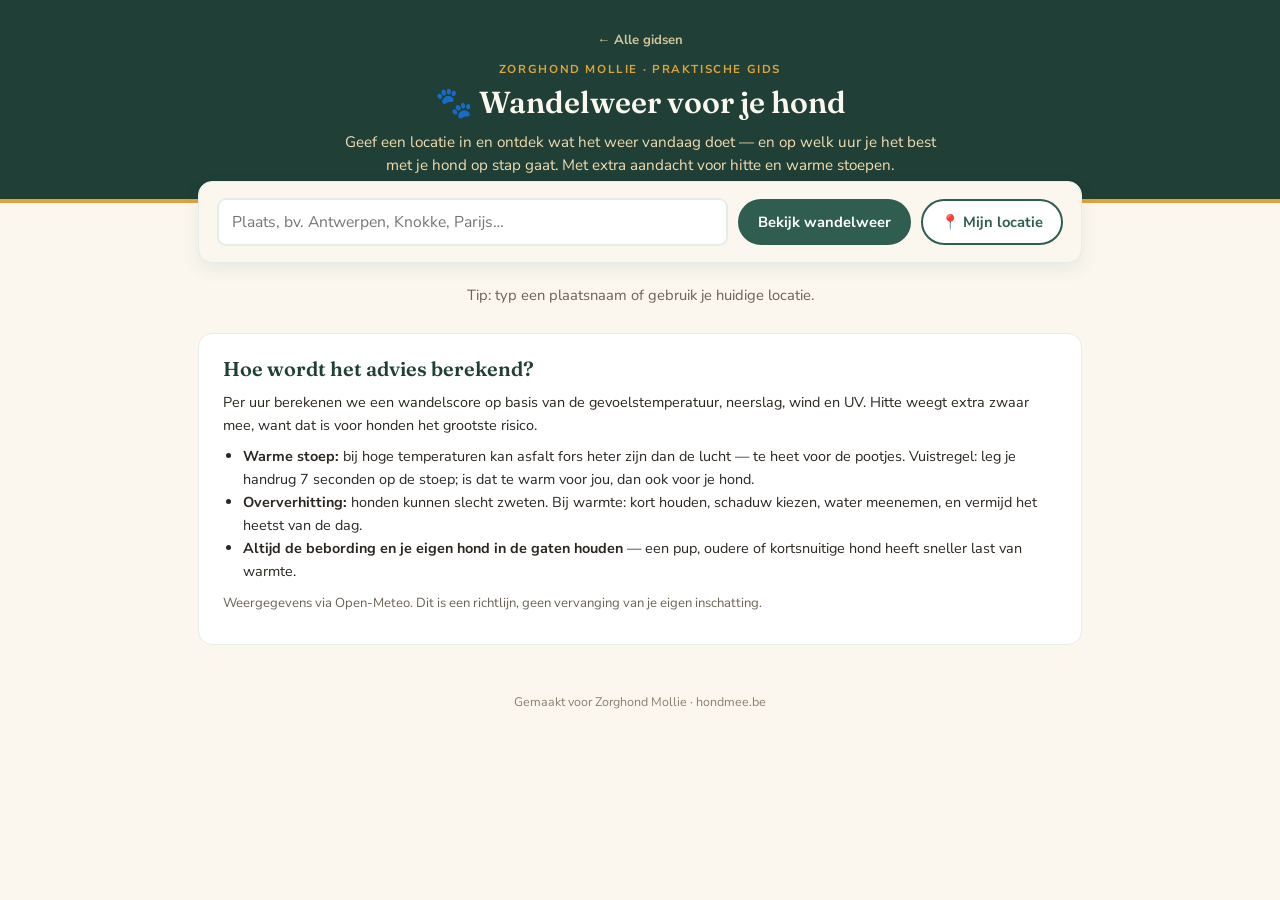
<file: wandelweer.html>
<!DOCTYPE html>
<html lang="nl">
<head>
<link rel="icon" href="/favicon.svg" type="image/svg+xml">
<link rel="icon" href="/favicon.ico" sizes="any">
<link rel="apple-touch-icon" href="/favicon-180.png">
<meta charset="UTF-8">
<meta name="viewport" content="width=device-width, initial-scale=1.0">
<meta name="theme-color" content="#1F3F37">
<title>Wandelweer voor je hond — Zorghond Mollie</title>
<link rel="preconnect" href="https://fonts.googleapis.com">
<link href="https://fonts.googleapis.com/css2?family=Fraunces:opsz,wght@9..144,400;9..144,500;9..144,600;9..144,700;9..144,900&family=Nunito+Sans:wght@400;600;700;800&display=swap" rel="stylesheet">
<link rel="stylesheet" href="site.css">
<style>
  a{color:var(--bosgroen);}

  header{
    background:var(--diepgroen);
    color:var(--zacht-goud);
    padding:28px 24px 22px;
    text-align:center;
    border-bottom:4px solid var(--mollie-goud);
  }
  header .eyebrow{
    font-size:0.72rem;letter-spacing:.14em;text-transform:uppercase;
    color:var(--mollie-goud);font-weight:700;margin-bottom:6px;
  }
  header h1{color:var(--papier);font-size:1.9rem;}
  header p{max-width:620px;margin:10px auto 0;color:var(--zacht-goud);font-size:0.95rem;line-height:1.5;}

  .wrap{max-width:920px;margin:0 auto;padding:0 18px;}

  .searchbar{
    background:var(--papier);
    border:1px solid var(--zachtgroen);
    border-radius:14px;
    margin:-22px auto 22px;
    padding:16px 18px;
    max-width:884px;
    box-shadow:0 6px 18px rgba(31,63,55,0.08);
    display:flex;flex-wrap:wrap;gap:10px;align-items:center;
  }
  .searchbar input[type=text]{
    flex:1 1 220px;
    font-family:'Nunito Sans',sans-serif;
    border:2px solid var(--zachtgroen);
    border-radius:9px;padding:11px 13px;font-size:0.98rem;color:var(--inkt);background:#fff;
  }
  .searchbar input[type=text]:focus{outline:3px solid var(--zacht-goud);border-color:var(--mollie-goud);}
  .btn{
    font-family:'Nunito Sans',sans-serif;font-weight:700;font-size:0.92rem;
    border-radius:999px;padding:11px 18px;cursor:pointer;border:2px solid var(--bosgroen);
    transition:all .15s ease;white-space:nowrap;
  }
  .btn-primary{background:var(--bosgroen);color:#fff;}
  .btn-primary:hover{background:var(--diepgroen);}
  .btn-ghost{background:#fff;color:var(--bosgroen);}
  .btn-ghost:hover{background:var(--zachtgroen);}
  .btn:focus-visible{outline:3px solid var(--mollie-goud);outline-offset:2px;}

  .status-msg{text-align:center;color:#6b6255;font-size:0.92rem;margin:8px 0 28px;min-height:1.2em;}
  .status-msg.error{color:var(--stempelrood);font-weight:700;}

  #results{display:none;}

  /* ---- Beste moment / stamp signature ---- */
  .best-card{
    background:#fff;border:1px solid var(--zachtgroen);border-radius:16px;
    padding:22px 24px;margin-bottom:18px;
    display:flex;gap:22px;align-items:center;flex-wrap:wrap;
  }
  .stamp{
    flex:0 0 auto;width:132px;height:132px;border-radius:50%;
    border:3px dashed var(--mollie-goud);
    display:flex;flex-direction:column;align-items:center;justify-content:center;
    background:radial-gradient(circle at center, #fff 60%, var(--zacht-goud) 100%);
    position:relative;text-align:center;
    box-shadow:inset 0 0 0 6px rgba(223,163,60,0.12);
  }
  .stamp .paw{font-size:1.15rem;line-height:1;margin-bottom:2px;}
  .stamp .time{font-family:'Fraunces',serif;font-weight:900;font-size:1.85rem;color:var(--diepgroen);line-height:1;}
  .stamp .label{font-size:0.6rem;letter-spacing:.12em;text-transform:uppercase;color:var(--stempelrood);font-weight:800;margin-top:4px;}
  .best-body{flex:1 1 220px;min-width:200px;}
  .best-body .kicker{font-size:0.72rem;letter-spacing:.14em;text-transform:uppercase;color:var(--mollie-goud);font-weight:800;margin-bottom:4px;}
  .best-body h2{font-size:1.5rem;margin-bottom:6px;}
  .best-body .verdict{display:inline-block;font-weight:800;font-size:0.8rem;text-transform:uppercase;letter-spacing:.03em;padding:3px 11px;border-radius:999px;color:#fff;margin-bottom:8px;}
  .best-body p{font-size:0.95rem;line-height:1.5;margin:0;}

  .now-strip{
    display:flex;gap:18px;flex-wrap:wrap;
    background:var(--zachtgroen);border-radius:12px;padding:12px 18px;margin-bottom:22px;
    font-size:0.9rem;align-items:center;
  }
  .now-strip .now-item{display:flex;align-items:baseline;gap:6px;}
  .now-strip .now-item strong{font-family:'Fraunces',serif;font-size:1.1rem;color:var(--diepgroen);}
  .now-strip .now-label{color:var(--bosgroen);font-weight:700;font-size:0.78rem;text-transform:uppercase;letter-spacing:.04em;}

  h3.section-title{font-size:1.15rem;margin:0 0 12px;}

  /* ---- Hourly ribbon ---- */
  .ribbon-scroll{overflow-x:auto;padding-bottom:8px;-webkit-overflow-scrolling:touch;}
  .ribbon{display:flex;gap:8px;min-width:min-content;}
  .hour{
    flex:0 0 auto;width:74px;border-radius:12px;padding:10px 6px 8px;text-align:center;
    background:#fff;border:1px solid var(--zachtgroen);position:relative;
  }
  .hour.best{border:2px solid var(--mollie-goud);box-shadow:0 4px 12px rgba(223,163,60,0.28);}
  .hour .hr{font-weight:800;font-size:0.85rem;color:var(--inkt);}
  .hour .emoji{font-size:1.4rem;margin:3px 0;}
  .hour .temp{font-family:'Fraunces',serif;font-weight:600;font-size:1rem;color:var(--diepgroen);}
  .hour .bar{height:6px;border-radius:999px;margin-top:7px;background:var(--zachtgroen);overflow:hidden;}
  .hour .bar span{display:block;height:100%;border-radius:999px;}

  .legend{display:flex;flex-wrap:wrap;gap:14px;margin:14px 0 26px;font-size:0.83rem;align-items:center;}
  .legend-item{display:flex;align-items:center;gap:7px;}
  .swatch{width:14px;height:14px;border-radius:4px;display:inline-block;}

  section.about{
    background:#fff;border:1px solid var(--zachtgroen);border-radius:14px;
    padding:22px 24px;margin-bottom:28px;
  }
  section.about h2{font-size:1.25rem;margin-bottom:10px;}
  section.about p{line-height:1.6;font-size:0.9rem;margin:0 0 8px;}
  section.about ul{margin:0;padding-left:20px;font-size:0.9rem;line-height:1.6;}

  footer{text-align:center;padding:20px;font-size:0.78rem;color:#8a8071;}

  .skeleton{opacity:.5;}

  @media (max-width:560px){
    header h1{font-size:1.5rem;}
    .searchbar{margin-top:-14px;}
    .best-card{gap:16px;}
    .stamp{width:112px;height:112px;}
    .stamp .time{font-size:1.55rem;}
  }
</style>
</head>
<body>

<header>
  <a class="homelink" href="index.html">← Alle gidsen</a>
  <div class="eyebrow">Zorghond Mollie · praktische gids</div>
  <h1><span aria-hidden="true">🐾</span> Wandelweer voor je hond</h1>
  <p>Geef een locatie in en ontdek wat het weer vandaag doet — en op welk uur je het best met je hond op stap gaat. Met extra aandacht voor hitte en warme stoepen.</p>
</header>

<div class="wrap">

  <div class="searchbar">
    <input type="text" id="locInput" placeholder="Plaats, bv. Antwerpen, Knokke, Parijs…" autocomplete="off">
    <button class="btn btn-primary" id="searchBtn">Bekijk wandelweer</button>
    <button class="btn btn-ghost" id="geoBtn">📍 Mijn locatie</button>
  </div>

  <p class="status-msg" id="statusMsg">Tip: typ een plaatsnaam of gebruik je huidige locatie.</p>

  <div id="results">
    <div class="best-card">
      <div class="stamp">
        <span class="paw">🐾</span>
        <span class="time" id="bestTime">–</span>
        <span class="label">beste moment</span>
      </div>
      <div class="best-body">
        <div class="kicker" id="bestPlace">Locatie</div>
        <h2>Beste moment om te wandelen</h2>
        <span class="verdict" id="bestVerdict">–</span>
        <p id="bestReason">–</p>
      </div>
    </div>

    <div class="now-strip" id="nowStrip"></div>

    <h3 class="section-title">Vandaag per uur</h3>
    <div class="ribbon-scroll">
      <div class="ribbon" id="ribbon"></div>
    </div>

    <div class="legend">
      <div class="legend-item"><span class="swatch" style="background:#2F5D50"></span> Ideaal</div>
      <div class="legend-item"><span class="swatch" style="background:#6DA08C"></span> Prima</div>
      <div class="legend-item"><span class="swatch" style="background:#DFA33C"></span> Matig</div>
      <div class="legend-item"><span class="swatch" style="background:#B4543A"></span> Opletten</div>
      <div class="legend-item"><span class="swatch" style="background:#8E3A28"></span> Beter vermijden</div>
    </div>
  </div>

  <section class="about">
    <h2>Hoe wordt het advies berekend?</h2>
    <p>Per uur berekenen we een wandelscore op basis van de gevoelstemperatuur, neerslag, wind en UV. Hitte weegt extra zwaar mee, want dat is voor honden het grootste risico.</p>
    <ul>
      <li><strong>Warme stoep:</strong> bij hoge temperaturen kan asfalt fors heter zijn dan de lucht — te heet voor de pootjes. Vuistregel: leg je handrug 7 seconden op de stoep; is dat te warm voor jou, dan ook voor je hond.</li>
      <li><strong>Oververhitting:</strong> honden kunnen slecht zweten. Bij warmte: kort houden, schaduw kiezen, water meenemen, en vermijd het heetst van de dag.</li>
      <li><strong>Altijd de bebording en je eigen hond in de gaten houden</strong> — een pup, oudere of kortsnuitige hond heeft sneller last van warmte.</li>
    </ul>
    <p style="margin-top:10px;color:#6b6255;font-size:0.82rem;">Weergegevens via Open-Meteo. Dit is een richtlijn, geen vervanging van je eigen inschatting.</p>
  </section>

</div>

<footer>Gemaakt voor Zorghond Mollie · hondmee.be</footer>

<script>
const locInput = document.getElementById('locInput');
const searchBtn = document.getElementById('searchBtn');
const geoBtn = document.getElementById('geoBtn');
const statusMsg = document.getElementById('statusMsg');
const results = document.getElementById('results');

/* ---------- Weather code → emoji + Dutch label ---------- */
function weatherInfo(code, isDay){
  const map = {
    0:["Helder", isDay?"☀️":"🌙"],
    1:["Overwegend helder", isDay?"🌤️":"🌙"],
    2:["Half bewolkt","⛅"],
    3:["Bewolkt","☁️"],
    45:["Mist","🌫️"],48:["Mist","🌫️"],
    51:["Motregen","🌦️"],53:["Motregen","🌦️"],55:["Motregen","🌦️"],
    56:["IJzel","🌧️"],57:["IJzel","🌧️"],
    61:["Lichte regen","🌧️"],63:["Regen","🌧️"],65:["Zware regen","🌧️"],
    66:["IJzel","🌧️"],67:["IJzel","🌧️"],
    71:["Lichte sneeuw","❄️"],73:["Sneeuw","❄️"],75:["Zware sneeuw","❄️"],
    77:["Sneeuwkorrels","❄️"],
    80:["Buien","🌦️"],81:["Buien","🌦️"],82:["Zware buien","⛈️"],
    85:["Sneeuwbuien","🌨️"],86:["Sneeuwbuien","🌨️"],
    95:["Onweer","⛈️"],96:["Onweer + hagel","⛈️"],99:["Onweer + hagel","⛈️"]
  };
  return map[code] || ["Wisselend","🌥️"];
}

/* ---------- Walk score ---------- */
function scoreHour(h){
  let score = 100;
  const at = h.apparent;
  // Hitte (extra zwaar)
  if(at > 30) score -= 78;
  else if(at > 28) score -= 56;
  else if(at > 25) score -= 38;
  else if(at > 22) score -= 20;
  else if(at > 19) score -= 8;
  // Kou
  if(at < -8) score -= 42;
  else if(at < -3) score -= 24;
  else if(at < 1) score -= 12;
  else if(at < 4) score -= 5;
  // Neerslag
  if(h.precip >= 3) score -= 35;
  else if(h.precip >= 1) score -= 22;
  else if(h.precip >= 0.3) score -= 12;
  else if(h.precipProb >= 60) score -= 9;
  else if(h.precipProb >= 40) score -= 4;
  // Wind (km/u)
  if(h.wind >= 55) score -= 26;
  else if(h.wind >= 38) score -= 15;
  else if(h.wind >= 26) score -= 6;
  // UV
  if(h.uv >= 8) score -= 9;
  else if(h.uv >= 6) score -= 4;
  return Math.max(0, Math.min(100, Math.round(score)));
}

function category(score){
  if(score >= 80) return {label:"Ideaal", color:"#2F5D50"};
  if(score >= 60) return {label:"Prima", color:"#6DA08C"};
  if(score >= 40) return {label:"Matig", color:"#DFA33C"};
  if(score >= 20) return {label:"Opletten", color:"#B4543A"};
  return {label:"Beter vermijden", color:"#8E3A28"};
}

function reasonFor(h, score){
  const at = h.apparent;
  if(at > 28) return "Te warm voor de meeste honden — risico op oververhitting en verbrande pootjes. Wandel liever vroeg of laat, kort en met water.";
  if(at > 25) return "Warm — het asfalt kan te heet zijn voor de pootjes. Houd het kort, kies schaduw en neem water mee.";
  if(h.precip >= 1 || h.precipProb >= 60) return "Kans op stevige regen. Prima voor honden die van water houden, minder voor de rest.";
  if(h.wind >= 38) return "Stevige wind — voor kleine of kortharige honden minder aangenaam.";
  if(at < -3) return "Koud — voor kortharige of kleine honden eventueel een jasje, en let op strooizout op de poten.";
  if(at < 1) return "Fris — houd het comfortabel, vooral voor gevoelige honden.";
  if(score >= 80) return "Aangenaam wandelweer. Geniet ervan!";
  if(score >= 60) return "Prima om te wandelen, weinig op- of aanmerkingen.";
  return "Redelijk wandelweer — houd rekening met de omstandigheden.";
}

/* ---------- Geocoding ---------- */
async function geocode(name){
  const url = `https://geocoding-api.open-meteo.com/v1/search?name=${encodeURIComponent(name)}&count=1&language=nl&format=json`;
  const res = await fetch(url);
  if(!res.ok) throw new Error("Zoeken mislukt");
  const data = await res.json();
  if(!data.results || !data.results.length) throw new Error("Plaats niet gevonden");
  const r = data.results[0];
  return {lat:r.latitude, lng:r.longitude, name:[r.name, r.admin1, r.country_code].filter(Boolean).join(", ")};
}

/* ---------- Forecast ---------- */
async function getForecast(lat, lng, placeName){
  const url = `https://api.open-meteo.com/v1/forecast?latitude=${lat}&longitude=${lng}`
    + `&hourly=temperature_2m,apparent_temperature,precipitation,precipitation_probability,wind_speed_10m,uv_index,weather_code,is_day`
    + `&current=temperature_2m,apparent_temperature,weather_code,wind_speed_10m,precipitation,is_day`
    + `&timezone=auto&forecast_days=1&wind_speed_unit=kmh`;
  const res = await fetch(url);
  if(!res.ok) throw new Error("Weergegevens ophalen mislukt");
  const data = await res.json();
  render(data, placeName);
}

/* ---------- Render ---------- */
function render(data, placeName){
  const H = data.hourly;
  const nowISO = data.current.time; // local
  const nowHour = nowISO.slice(0,13); // yyyy-mm-ddThh
  let startIdx = H.time.findIndex(t => t.slice(0,13) >= nowHour);
  if(startIdx < 0) startIdx = 0;

  const hours = [];
  for(let i = startIdx; i < H.time.length; i++){
    const h = {
      time:H.time[i],
      hourLabel:H.time[i].slice(11,16),
      temp:Math.round(H.temperature_2m[i]),
      apparent:H.apparent_temperature[i],
      precip:H.precipitation[i] ?? 0,
      precipProb:H.precipitation_probability ? (H.precipitation_probability[i] ?? 0) : 0,
      wind:H.wind_speed_10m[i],
      uv:H.uv_index ? (H.uv_index[i] ?? 0) : 0,
      code:H.weather_code[i],
      isDay:H.is_day[i]
    };
    h.score = scoreHour(h);
    hours.push(h);
  }

  if(!hours.length){ showError("Geen uurgegevens voor vandaag beschikbaar."); return; }

  // Beste moment: hoogste score onder de resterende uren
  let best = hours[0];
  hours.forEach(h => { if(h.score > best.score) best = h; });

  const bestCat = category(best.score);
  document.getElementById('bestTime').textContent = best.hourLabel;
  document.getElementById('bestPlace').textContent = placeName;
  const bv = document.getElementById('bestVerdict');
  bv.textContent = bestCat.label;
  bv.style.background = bestCat.color;
  if(bestCat.label === "Matig"){ bv.style.color = "#2B2620"; } else { bv.style.color = "#fff"; }
  document.getElementById('bestReason').textContent = reasonFor(best, best.score);

  // Nu-strip
  const c = data.current;
  const [curLabel, curEmoji] = weatherInfo(c.weather_code, c.is_day);
  document.getElementById('nowStrip').innerHTML = `
    <div class="now-item"><span class="now-label">Nu</span> <strong>${curEmoji} ${Math.round(c.temperature_2m)}°</strong></div>
    <div class="now-item"><span class="now-label">Voelt als</span> <strong>${Math.round(c.apparent_temperature)}°</strong></div>
    <div class="now-item"><span class="now-label">Wind</span> <strong>${Math.round(c.wind_speed_10m)} km/u</strong></div>
    <div class="now-item"><span class="now-label">Weer</span> <strong>${curLabel}</strong></div>
  `;

  // Uurstrook
  const ribbon = document.getElementById('ribbon');
  ribbon.innerHTML = "";
  hours.forEach(h => {
    const cat = category(h.score);
    const [, emoji] = weatherInfo(h.code, h.isDay);
    const isBest = (h.time === best.time);
    const el = document.createElement('div');
    el.className = "hour" + (isBest ? " best" : "");
    el.innerHTML = `
      <div class="hr">${h.hourLabel}</div>
      <div class="emoji">${emoji}</div>
      <div class="temp">${h.temp}°</div>
      <div class="bar"><span style="width:${h.score}%;background:${cat.color};"></span></div>
    `;
    el.title = `${cat.label} · voelt als ${Math.round(h.apparent)}°`;
    ribbon.appendChild(el);
  });

  results.style.display = "block";
  statusMsg.textContent = "";
  results.scrollIntoView({behavior:"smooth", block:"nearest"});
}

/* ---------- Flow ---------- */
function showLoading(msg){ statusMsg.className="status-msg"; statusMsg.textContent = msg || "Weer ophalen…"; }
function showError(msg){ statusMsg.className="status-msg error"; statusMsg.textContent = msg; }

async function searchByName(){
  const name = locInput.value.trim();
  if(!name){ showError("Geef eerst een plaatsnaam in."); return; }
  try{
    showLoading("Locatie zoeken…");
    const loc = await geocode(name);
    showLoading(`Weer ophalen voor ${loc.name}…`);
    await getForecast(loc.lat, loc.lng, loc.name);
  }catch(err){ showError(err.message || "Er ging iets mis. Probeer opnieuw."); }
}

function searchByGeo(){
  if(!navigator.geolocation){ showError("Je browser ondersteunt geen locatiebepaling."); return; }
  showLoading("Je locatie bepalen…");
  navigator.geolocation.getCurrentPosition(async (pos) => {
    try{
      const {latitude, longitude} = pos.coords;
      showLoading("Weer ophalen voor je locatie…");
      await getForecast(latitude, longitude, "Jouw locatie");
    }catch(err){ showError(err.message || "Er ging iets mis."); }
  }, () => {
    showError("Kon je locatie niet ophalen. Typ anders een plaatsnaam in.");
  }, {timeout:10000});
}

searchBtn.addEventListener('click', searchByName);
geoBtn.addEventListener('click', searchByGeo);
locInput.addEventListener('keydown', e => { if(e.key === "Enter") searchByName(); });
</script>
</body>
</html>
</file>
<file: site.css>
/* =====================================================================
   site.css — gedeelde fundering voor alle gidsen van Zorghond Mollie
   ---------------------------------------------------------------------
   Hier staan de dingen die op ELKE pagina hetzelfde horen te zijn:
   de kleuren (design-tokens), de reset, de basis-typografie, de
   "terug naar home"-link en de reduced-motion-regel.

   Pagina-specifieke stijl (koppen, kaarten, kaart, formulieren ...)
   blijft in de <style> van elke pagina zelf staan. Die <style> wordt
   NA dit bestand geladen, dus een pagina kan altijd iets overschrijven.
   ===================================================================== */

:root{
  --bosgroen:#2F5D50;
  --diepgroen:#1F3F37;
  --mollie-goud:#DFA33C;
  --zacht-goud:#F3DCAE;
  --papier:#FBF7EE;
  --inkt:#2B2620;
  --stempelrood:#B4543A;
  --zachtgroen:#E3EDE9;
  --midgroen:#6DA08C;
  --dieprood:#8E3A28;
}

*{box-sizing:border-box;margin:0;padding:0;-webkit-tap-highlight-color:transparent;}

html,body{
  font-family:'Nunito Sans',sans-serif;
  color:var(--inkt);
  background:var(--papier);
}

h1,h2,h3{
  font-family:'Fraunces',serif;
  font-weight:600;
  color:var(--diepgroen);
  margin:0;
}

/* Alleen voor screenreaders: onzichtbaar op het scherm, wel voorgelezen.
   Gebruik voor koppen die de structuur compleet maken maar visueel
   niet nodig zijn. */
.sr-only{
  position:absolute;width:1px;height:1px;padding:0;margin:-1px;
  overflow:hidden;clip:rect(0,0,0,0);white-space:nowrap;border:0;
}

/* Terug-naar-home link, gebruikt in de header van elke subpagina */
.homelink{
  display:inline-flex;align-items:center;gap:6px;
  color:var(--zacht-goud);font-size:0.82rem;font-weight:700;
  text-decoration:none;opacity:.85;margin-bottom:12px;
  transition:opacity .15s ease,color .15s ease;
}
.homelink:hover{opacity:1;color:var(--mollie-goud);}
.homelink:focus-visible{outline:2px solid var(--mollie-goud);outline-offset:3px;border-radius:4px;}

@media (prefers-reduced-motion:reduce){
  *{transition:none!important;animation:none!important;}
}
</file>
